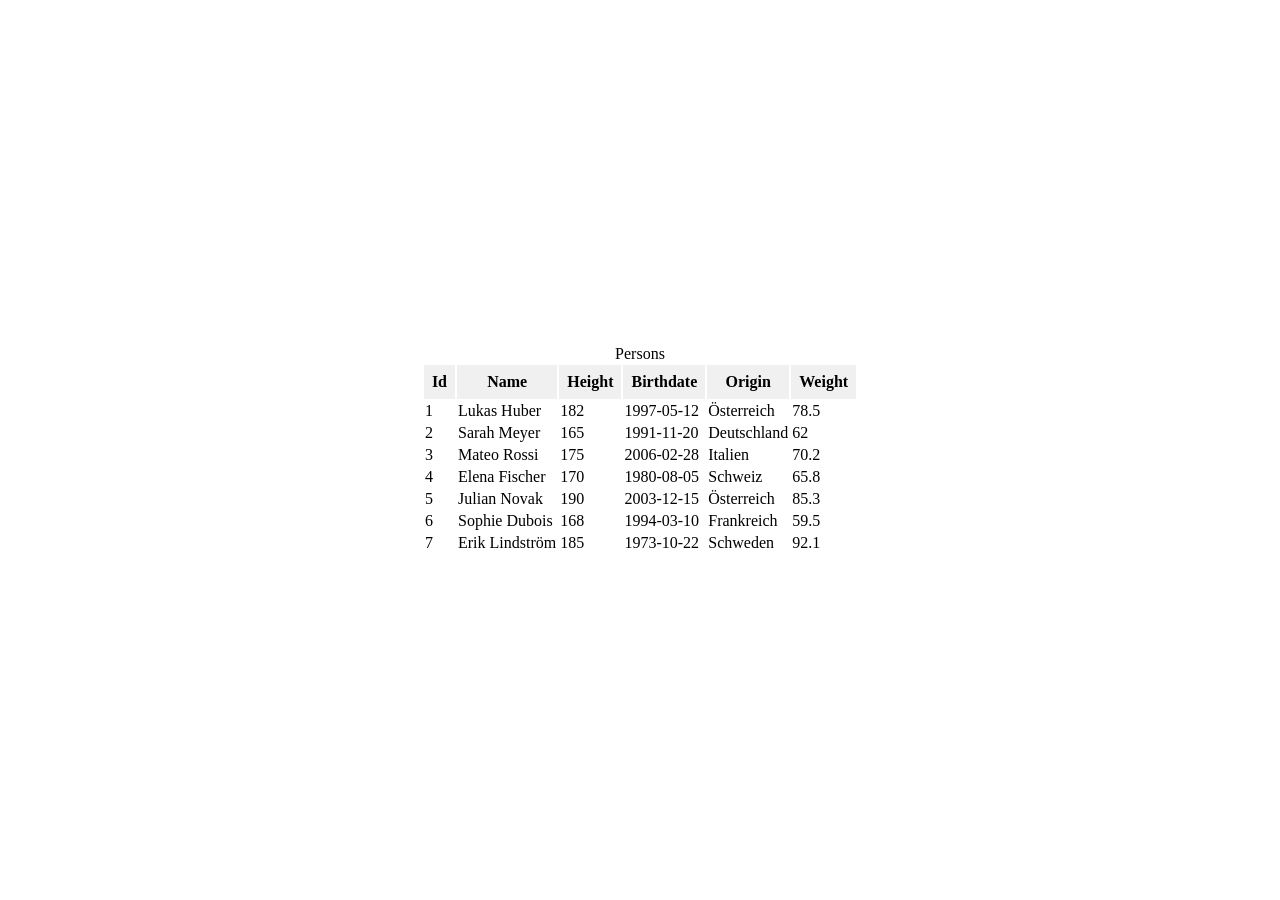
<file: 16.04.2026/index.html>
<!DOCTYPE html>
<html lang="en">
<head>
    <meta charset="UTF-8">
    <meta name="viewport" content="width=device-width, initial-scale=1.0">
    <title>Document</title>
    <link rel="stylesheet" href="style.css">
    <script src="script.js" type="module"></script>
</head>
<body>
    <table>
        <caption>Persons</caption>
        <thead>
            <tr>
                <th id="id">Id</th>
                <th id="name">Name</th>
                <th id="height">Height</th>
                <th id="birthdate">Birthdate</th>
                <th id="origin">Origin</th>
                <th id="weight">Weight</th>
            </tr>
        </thead>
        <tbody id="tbody"></tbody>
    </table>
</body>
</html>
</file>
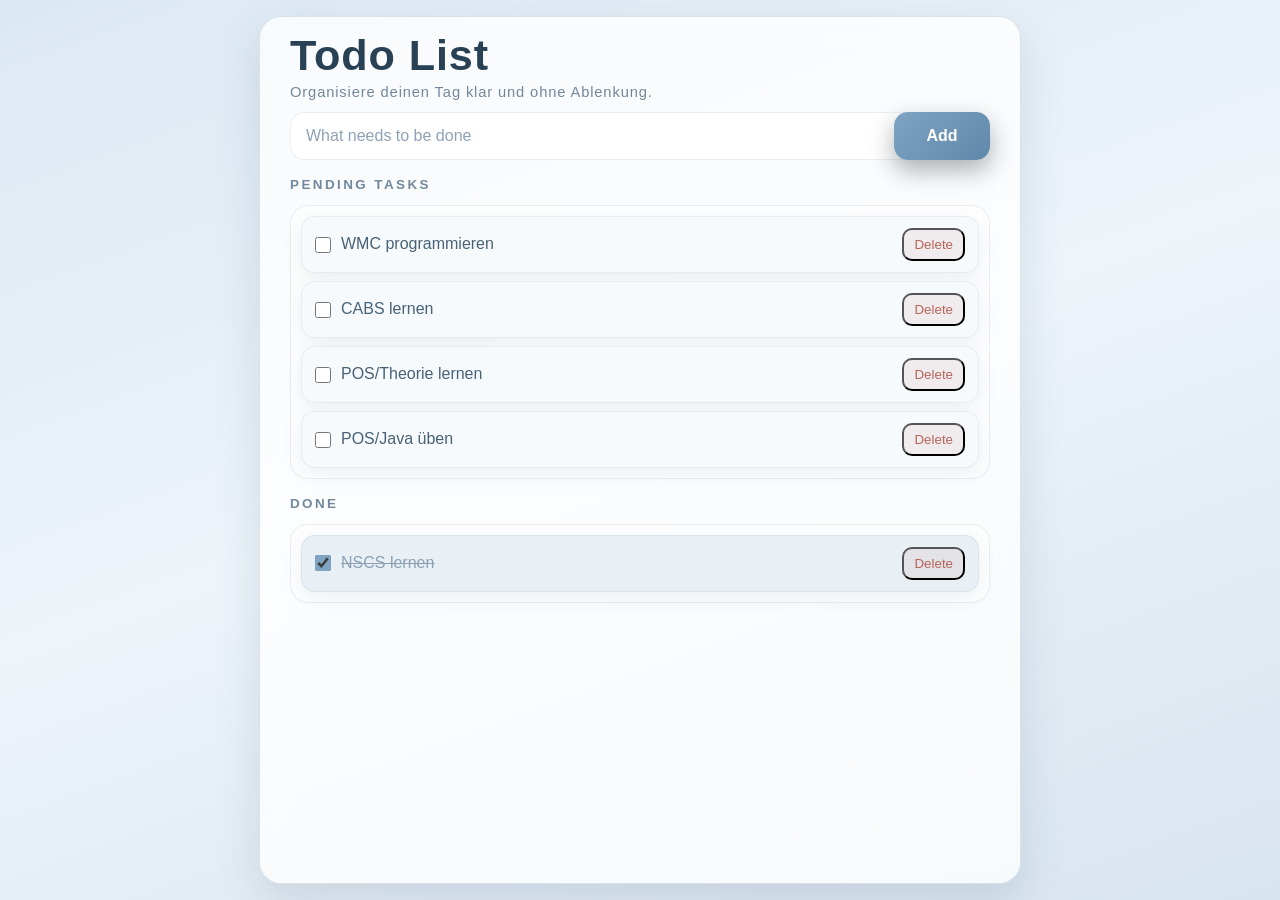
<file: 22.04.2026/index.html>
<!doctype html>
<html class="no-js" lang="">

<head>
  <meta charset="utf-8">
  <meta name="viewport" content="width=device-width, initial-scale=1">

  <title>Todo App</title>

  <link rel="stylesheet" href="style.css">
  <meta name="description" content="">

  <script type="module" defer src="app.js"></script>

</head>

<body>

  <h1>Todo List</h1>

  <input id="todo-input" type="text" placeholder="What needs to be done">
  <button id="todo-add" type="button">Add</button>

  <h2>Pending Tasks</h2>
  <ul id="todo-list">
    <!-- dynamic content goes here -->
  </ul>

  <h2>Done</h2>
  <ul id="todo-list-done">
    <!-- dynamic content goes here -->
  </ul>


</body>

</html>
</file>
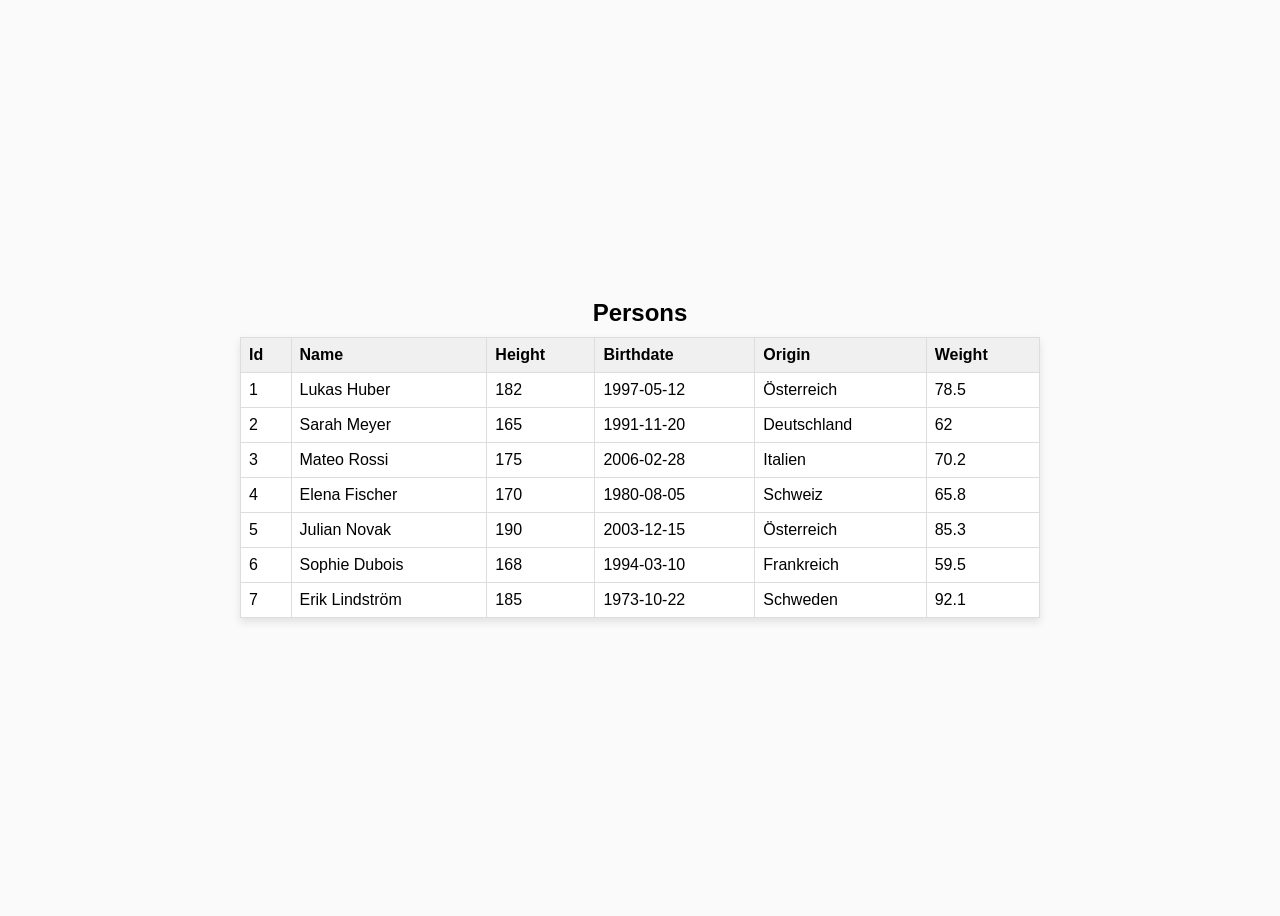
<file: Aufgabe 3 Verbesserung/index.html>
<!DOCTYPE html>
<html lang="en">
<head>
    <meta charset="UTF-8">
    <meta name="viewport" content="width=device-width, initial-scale=1.0">
    <link rel="stylesheet" href="style.css">
    <script src="script.js" type="module"></script>
    <title>Persons</title>
</head>
<body>
    <table>
        <caption>Persons</caption>
        <thead>
            <tr>
                <th>Id</th>
                <th>Name</th>
                <th id="height">Height</th>
                <th>Birthdate</th>
                <th>Origin</th>
                <th>Weight</th>
            </tr>
        </thead>
        <tbody id="tbody">
            </tbody>
    </table>
</body>
</html>
</file>
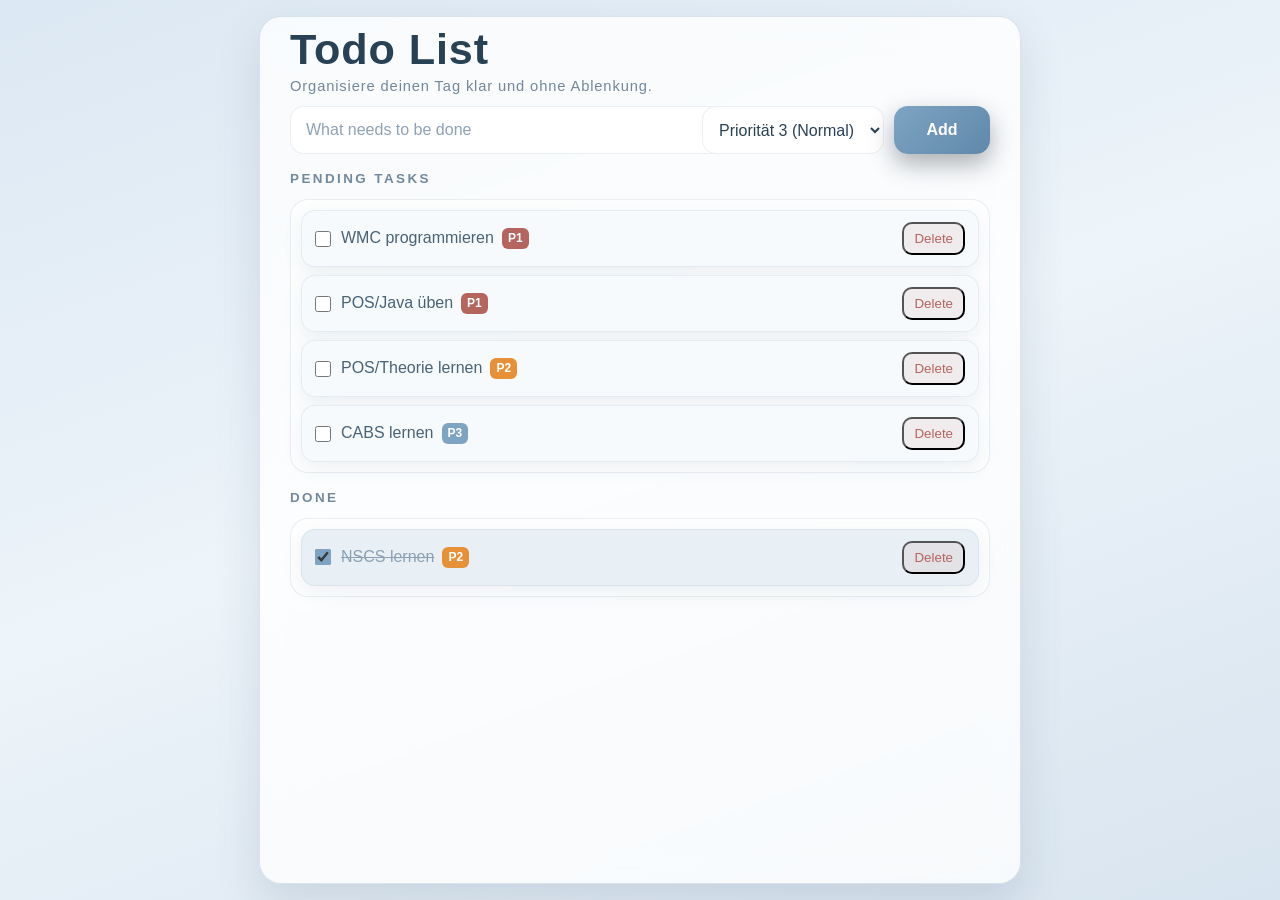
<file: Aufgabe 4 Verbesserung/index.html>
<!doctype html>
<html class="no-js" lang="de">

<head>
  <meta charset="utf-8">
  <meta name="viewport" content="width=device-width, initial-scale=1">

  <title>Todo App</title>

  <link rel="stylesheet" href="style.css">
  <meta name="description" content="">

  <script type="module" defer src="app.js"></script>
</head>

<body>

  <h1>Todo List</h1>

  <input id="todo-input" type="text" placeholder="What needs to be done">
  
  <select id="todo-priority">
    <option value="1">Priorität 1 (Hoch)</option>
    <option value="2">Priorität 2</option>
    <option value="3" selected>Priorität 3 (Normal)</option>
    <option value="4">Priorität 4</option>
    <option value="5">Priorität 5 (Niedrig)</option>
  </select>

  <button id="todo-add" type="button">Add</button>

  <h2>Pending Tasks</h2>
  <ul id="todo-list">
    </ul>

  <h2>Done</h2>
  <ul id="todo-list-done">
    </ul>

</body>

</html>
</file>
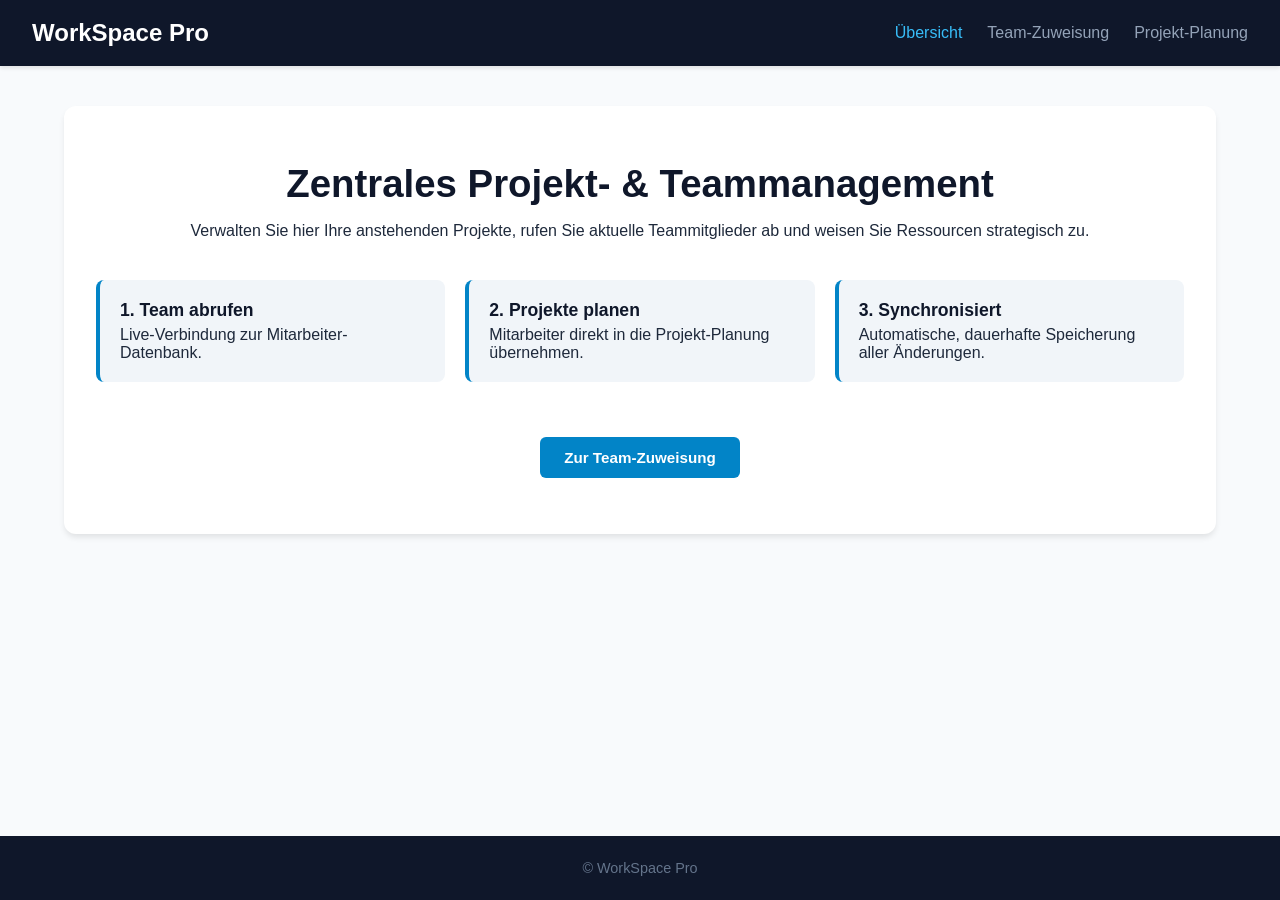
<file: Projektmanagment/index.html>
<!DOCTYPE html>
<html lang="de">
<head>
    <meta charset="UTF-8">
    <meta name="viewport" content="width=device-width, initial-scale=1.0">
    <title>Task & Team Workspace</title>
    <link rel="stylesheet" href="style.css">
</head>
<body>

    <header>
        <nav class="navbar">
            <div class="logo">WorkSpace Pro</div>
            <ul class="nav-links">
                <li><a href="#" id="nav-home" class="active">Übersicht</a></li>
                <li><a href="#" id="nav-dashboard">Team-Zuweisung</a></li>
                <li><a href="#" id="nav-favorites">Projekt-Planung</a></li>
            </ul>
        </nav>
    </header>
    <main id="main-content">

        <section id="page-home" class="page-section">
            <div class="hero">
                <h1>Zentrales Projekt- & Teammanagement</h1>
                <p>Verwalten Sie hier Ihre anstehenden Projekte, rufen Sie aktuelle Teammitglieder ab und weisen Sie Ressourcen strategisch zu.</p>
                <div class="features-preview">
                    <div class="feat-box"><h3>1. Team abrufen</h3><p>Live-Verbindung zur Mitarbeiter-Datenbank.</p></div>
                    <div class="feat-box"><h3>2. Projekte planen</h3><p>Mitarbeiter direkt in die Projekt-Planung übernehmen.</p></div>
                    <div class="feat-box"><h3>3. Synchronisiert</h3><p>Automatische, dauerhafte Speicherung aller Änderungen.</p></div>
                </div>
                <button id="btn-start">Zur Team-Zuweisung</button>
            </div>
        </section>
        <section id="page-dashboard" class="page-section hidden">
            <h2>Verfügbare Teammitglieder</h2>
            <button id="btn-load-data">Mitarbeiterliste laden</button>

            <div id="data-container" class="grid-container">
                </div>
        </section>
        <section id="page-favorites" class="page-section hidden">
            <h2>Aktive Projektzuweisungen</h2>
            <ul id="favorites-list">
                </ul>
        </section>
        </main>
    <footer>
        <p>&copy; WorkSpace Pro</p>
    </footer>
    <script src="script.js"></script>
</body>
</html>
</file>
<file: 16.04.2026/style.css>
body {
    display: grid;
    place-items: center;
    min-height: 100vh;
    margin: 0;
}

table > thead > tr > th {
    padding: 0.5em;
    background-color: #f0f0f0;
    cursor: pointer;
}
</file>
<file: 22.04.2026/style.css>
/*! HTML5 Boilerplate v9.0.0-RC1 | MIT License | https://html5boilerplate.com/ */

/* main.css 3.0.0 | MIT License | https://github.com/h5bp/main.css#readme */
/*
 * What follows is the result of much research on cross-browser styling.
 * Credit left inline and big thanks to Nicolas Gallagher, Jonathan Neal,
 * Kroc Camen, and the H5BP dev community and team.
 */

/* ==========================================================================
   Base styles: opinionated defaults
   ========================================================================== */

html {
  color: #5e5c5c;
  font-size: 1em;
  line-height: 1.4;
}


/*
 * Remove text-shadow in selection highlight:
 * https://twitter.com/miketaylr/status/12228805301
 *
 * Customize the background color to match your design.
 */

::-moz-selection {
  background: #b3d4fc;
  text-shadow: none;
}

::selection {
  background: #b3d4fc;
  text-shadow: none;
}

/*
 * A better looking default horizontal rule
 */

hr {
  display: block;
  height: 1px;
  border: 0;
  border-top: 1px solid #ccc;
  margin: 1em 0;
  padding: 0;
}

/*
 * Remove the gap between audio, canvas, iframes,
 * images, videos and the bottom of their containers:
 * https://github.com/h5bp/html5-boilerplate/issues/440
 */

audio,
canvas,
iframe,
img,
svg,
video {
  vertical-align: middle;
}

/*
 * Remove default fieldset styles.
 */

fieldset {
  border: 0;
  margin: 0;
  padding: 0;
}

/*
 * Allow only vertical resizing of textareas.
 */

textarea {
  resize: vertical;
}

/* ==========================================================================
   Author's custom styles
   ========================================================================== */

:root {
  --page-bg: linear-gradient(160deg, #dce8f3 0%, #edf4fa 48%, #d8e4ef 100%);
  --panel-bg: rgba(255, 255, 255, 0.78);
  --panel-border: rgba(110, 138, 166, 0.22);
  --headline: #294155;
  --text: #496276;
  --muted: #73889d;
  --accent: #7fa4c3;
  --accent-dark: #5f88aa;
  --surface: #dbe8f2;
  --surface-strong: #f6fafd;
  --done-bg: #e8f0f6;
  --danger: #b5655d;
  --shadow: 0 18px 44px rgba(68, 93, 118, 0.16);
}

html {
  min-height: 100%;
  background: var(--page-bg);
}

body {
  max-width: 700px;
  margin: 0 auto;
  padding: 28px 18px 34px;
  display: grid;
  grid-template-columns: minmax(0, 1fr) auto;
  gap: 10px 10px;
  color: var(--text);
  font-family: "Avenir Next", "Trebuchet MS", "Segoe UI", sans-serif;
  position: relative;
  align-content: start;
}

body::before {
  content: "";
  position: fixed;
  inset: 16px;
  max-width: 760px;
  margin: auto;
  border-radius: 22px;
  background: var(--panel-bg);
  border: 1px solid var(--panel-border);
  box-shadow: var(--shadow);
  backdrop-filter: blur(14px);
  z-index: -1;
}

body>h1,
body>h2,
body>ul {
  grid-column: 1 / -1;
}

h1,
h2 {
  margin: 0;
  color: var(--headline);
  letter-spacing: 0.02em;
}

h1 {
  font-size: clamp(1.9rem, 4vw, 2.7rem);
  line-height: 1;
  margin-bottom: 2px;
}

h1::after {
  content: "Organisiere deinen Tag klar und ohne Ablenkung.";
  display: block;
  margin-top: 8px;
  font-size: 0.92rem;
  font-weight: 500;
  color: var(--muted);
}

h2 {
  margin-top: 6px;
  font-size: 0.84rem;
  text-transform: uppercase;
  letter-spacing: 0.18em;
  color: var(--muted);
}

#todo-input {
  width: 100%;
  min-width: 0;
  padding: 12px 15px;
  border: 1px solid rgba(143, 167, 189, 0.18);
  border-radius: 14px;
  background: rgba(255, 255, 255, 0.94);
  color: var(--headline);
  font: inherit;
  box-shadow: inset 0 1px 0 rgba(255, 255, 255, 0.75);
  transition: border-color 160ms ease, box-shadow 160ms ease, transform 160ms ease;
}

#todo-input::placeholder {
  color: #8ea2b5;
}

#todo-input:focus {
  outline: none;
  border-color: rgba(111, 144, 173, 0.75);
  box-shadow: 0 0 0 4px rgba(111, 144, 173, 0.16);
}

button {
  border: 0;
  border-radius: 14px;
  padding: 12px 16px;
  font: inherit;
  font-weight: 700;
  cursor: pointer;
  transition: transform 160ms ease, box-shadow 160ms ease, background-color 160ms ease;
}

button:hover {
  transform: translateY(-1px);
}

button:active {
  transform: translateY(0);
}

#todo-add {
  min-width: 96px;
  color: #fff;
  background: linear-gradient(135deg, var(--accent) 0%, var(--accent-dark) 100%);
  box-shadow: 0 10px 24px rgba(17, 24, 32, 0.34);
}

ul {
  list-style: none;
  margin: 0;
  padding: 10px;
  border-radius: 18px;
  background: rgba(255, 255, 255, 0.62);
  border: 1px solid rgba(110, 138, 166, 0.14);
  display: grid;
  gap: 8px;
}

#todo-list:empty::before,
#todo-list-done:empty::before {
  display: block;
  padding: 14px;
  border: 1px dashed rgba(143, 167, 189, 0.24);
  border-radius: 14px;
  color: var(--muted);
  text-align: center;
}

#todo-list:empty::before {
  content: "Keine offenen Aufgaben.";
}

#todo-list-done:empty::before {
  content: "Noch nichts erledigt.";
}

.todo-item {
  display: grid;
  grid-template-columns: auto minmax(0, 1fr) auto;
  align-items: center;
  gap: 10px;
  padding: 11px 13px;
  border-radius: 14px;
  background: var(--surface-strong);
  border: 1px solid rgba(110, 138, 166, 0.12);
  box-shadow: 0 6px 18px rgba(88, 114, 140, 0.1);
}

.todo-item.is-complete {
  background: var(--done-bg);
}

.todo-toggle {
  width: 16px;
  height: 16px;
  margin: 0;
  accent-color: var(--accent);
  cursor: pointer;
}

.todo-text {
  min-width: 0;
  overflow-wrap: anywhere;
  font-size: 1rem;
}

.todo-item.is-complete .todo-text {
  color: #8ba0b2;
  text-decoration: line-through;
}

.todo-delete {
  padding: 7px 10px;
  border-radius: 10px;
  background: rgba(181, 101, 93, 0.1);
  color: var(--danger);
  box-shadow: none;
}

.todo-delete:hover {
  background: rgba(181, 101, 93, 0.16);
}

/* ==========================================================================
   Helper classes
   ========================================================================== */

/*
 * Hide visually and from screen readers
 */

.hidden,
[hidden] {
  display: none !important;
}

/*
 * Hide only visually, but have it available for screen readers:
 * https://snook.ca/archives/html_and_css/hiding-content-for-accessibility
 *
 * 1. For long content, line feeds are not interpreted as spaces and small width
 *    causes content to wrap 1 word per line:
 *    https://medium.com/@jessebeach/beware-smushed-off-screen-accessible-text-5952a4c2cbfe
 */

.visually-hidden {
  border: 0;
  clip: rect(0, 0, 0, 0);
  height: 1px;
  margin: -1px;
  overflow: hidden;
  padding: 0;
  position: absolute;
  white-space: nowrap;
  width: 1px;
  /* 1 */
}

/*
 * Extends the .visually-hidden class to allow the element
 * to be focusable when navigated to via the keyboard:
 * https://www.drupal.org/node/897638
 */

.visually-hidden.focusable:active,
.visually-hidden.focusable:focus {
  clip: auto;
  height: auto;
  margin: 0;
  overflow: visible;
  position: static;
  white-space: inherit;
  width: auto;
}

/*
 * Hide visually and from screen readers, but maintain layout
 */

.invisible {
  visibility: hidden;
}

/*
 * Clearfix: contain floats
 *
 * The use of `table` rather than `block` is only necessary if using
 * `::before` to contain the top-margins of child elements.
 */

.clearfix::before,
.clearfix::after {
  content: "";
  display: table;
}

.clearfix::after {
  clear: both;
}

/* ==========================================================================
   EXAMPLE Media Queries for Responsive Design.
   These examples override the primary ('mobile first') styles.
   Modify as content requires.
   ========================================================================== */

@media only screen and (min-width: 35em) {
  body {
    padding-top: 34px;
  }
}

@media only screen and (max-width: 40em) {
  body {
    grid-template-columns: 1fr;
    padding: 18px 12px 22px;
  }

  body::before {
    inset: 8px;
    border-radius: 18px;
  }

  #todo-add {
    width: 100%;
  }

  .todo-item {
    grid-template-columns: auto 1fr;
  }

  .todo-delete {
    grid-column: 1 / -1;
    width: 100%;
  }
}

@media print,
(-webkit-min-device-pixel-ratio: 1.25),
(min-resolution: 1.25dppx),
(min-resolution: 120dpi) {
  /* Style adjustments for high resolution devices */
}

/* ==========================================================================
   Print styles.
   Inlined to avoid the additional HTTP request:
   https://www.phpied.com/delay-loading-your-print-css/
   ========================================================================== */

@media print {

  *,
  *::before,
  *::after {
    background: #fff !important;
    color: #000 !important;
    /* Black prints faster */
    box-shadow: none !important;
    text-shadow: none !important;
  }

  a,
  a:visited {
    text-decoration: underline;
  }

  a[href]::after {
    content: " (" attr(href) ")";
  }

  abbr[title]::after {
    content: " (" attr(title) ")";
  }

  /*
   * Don't show links that are fragment identifiers,
   * or use the `javascript:` pseudo protocol
   */
  a[href^="#"]::after,
  a[href^="javascript:"]::after {
    content: "";
  }

  pre {
    white-space: pre-wrap !important;
  }

  pre,
  blockquote {
    border: 1px solid #999;
    page-break-inside: avoid;
  }

  tr,
  img {
    page-break-inside: avoid;
  }

  p,
  h2,
  h3 {
    orphans: 3;
    widows: 3;
  }

  h2,
  h3 {
    page-break-after: avoid;
  }
}
</file>
<file: Aufgabe 3 Verbesserung/style.css>
body {
    display: flex;
    justify-content: center;
    align-items: center;
    min-height: 100vh;
    font-family: sans-serif;
    background-color: #fafafa;
}

table {
    border-collapse: collapse;
    width: 80%;
    max-width: 800px;
    box-shadow: 0 4px 8px rgba(0,0,0,0.1);
    background-color: white;
}

caption {
    font-size: 1.5rem;
    font-weight: bold;
    margin-bottom: 10px;
}

table, th, td {
    border: 1px solid #ddd;
}

th, td {
    padding: 0.5em;
    text-align: left;
}

thead tr th {
    background-color: #f0f0f0;
}

/* Macht die Tabellenüberschrift für die Größe als klickbar erkennbar */
#height {
    cursor: pointer;
    user-select: none;
}

#height:hover {
    background-color: #e0e0e0;
}
</file>
<file: Aufgabe 4 Verbesserung/style.css>
/*! HTML5 Boilerplate v9.0.0-RC1 | MIT License | https://html5boilerplate.com/ */

html {
  color: #5e5c5c;
  font-size: 1em;
  line-height: 1.4;
}

::-moz-selection {
  background: #b3d4fc;
  text-shadow: none;
}

::selection {
  background: #b3d4fc;
  text-shadow: none;
}

hr {
  display: block;
  height: 1px;
  border: 0;
  border-top: 1px solid #ccc;
  margin: 1em 0;
  padding: 0;
}

audio,
canvas,
iframe,
img,
svg,
video {
  vertical-align: middle;
}

fieldset {
  border: 0;
  margin: 0;
  padding: 0;
}

textarea {
  resize: vertical;
}

:root {
  --page-bg: linear-gradient(160deg, #dce8f3 0%, #edf4fa 48%, #d8e4ef 100%);
  --panel-bg: rgba(255, 255, 255, 0.78);
  --panel-border: rgba(110, 138, 166, 0.22);
  --headline: #294155;
  --text: #496276;
  --muted: #73889d;
  --accent: #7fa4c3;
  --accent-dark: #5f88aa;
  --surface: #dbe8f2;
  --surface-strong: #f6fafd;
  --done-bg: #e8f0f6;
  --danger: #b5655d;
  --shadow: 0 18px 44px rgba(68, 93, 118, 0.16);
}

html {
  min-height: 100%;
  background: var(--page-bg);
}

body {
  max-width: 700px;
  margin: 0 auto;
  padding: 28px 18px 34px;
  display: grid;
  grid-template-columns: minmax(0, 1fr) auto auto;
  gap: 10px 10px;
  color: var(--text);
  font-family: "Avenir Next", "Trebuchet MS", "Segoe UI", sans-serif;
  position: relative;
  align-content: start;
}

body::before {
  content: "";
  position: fixed;
  inset: 16px;
  max-width: 760px;
  margin: auto;
  border-radius: 22px;
  background: var(--panel-bg);
  border: 1px solid var(--panel-border);
  box-shadow: var(--shadow);
  backdrop-filter: blur(14px);
  z-index: -1;
}

body>h1,
body>h2,
body>ul {
  grid-column: 1 / -1;
}

h1,
h2 {
  margin: 0;
  color: var(--headline);
  letter-spacing: 0.02em;
}

h1 {
  font-size: clamp(1.9rem, 4vw, 2.7rem);
  line-height: 1;
  margin-bottom: 2px;
}

h1::after {
  content: "Organisiere deinen Tag klar und ohne Ablenkung.";
  display: block;
  margin-top: 8px;
  font-size: 0.92rem;
  font-weight: 500;
  color: var(--muted);
}

h2 {
  margin-top: 6px;
  font-size: 0.84rem;
  text-transform: uppercase;
  letter-spacing: 0.18em;
  color: var(--muted);
}

#todo-input {
  width: 100%;
  min-width: 0;
  padding: 12px 15px;
  border: 1px solid rgba(143, 167, 189, 0.18);
  border-radius: 14px;
  background: rgba(255, 255, 255, 0.94);
  color: var(--headline);
  font: inherit;
  box-shadow: inset 0 1px 0 rgba(255, 255, 255, 0.75);
  transition: border-color 160ms ease, box-shadow 160ms ease, transform 160ms ease;
}

#todo-input::placeholder {
  color: #8ea2b5;
}

#todo-input:focus {
  outline: none;
  border-color: rgba(111, 144, 173, 0.75);
  box-shadow: 0 0 0 4px rgba(111, 144, 173, 0.16);
}

button {
  border: 0;
  border-radius: 14px;
  padding: 12px 16px;
  font: inherit;
  font-weight: 700;
  cursor: pointer;
  transition: transform 160ms ease, box-shadow 160ms ease, background-color 160ms ease;
}

button:hover {
  transform: translateY(-1px);
}

button:active {
  transform: translateY(0);
}

#todo-add {
  min-width: 96px;
  color: #fff;
  background: linear-gradient(135deg, var(--accent) 0%, var(--accent-dark) 100%);
  box-shadow: 0 10px 24px rgba(17, 24, 32, 0.34);
}

ul {
  list-style: none;
  margin: 0;
  padding: 10px;
  border-radius: 18px;
  background: rgba(255, 255, 255, 0.62);
  border: 1px solid rgba(110, 138, 166, 0.14);
  display: grid;
  gap: 8px;
}

#todo-list:empty::before,
#todo-list-done:empty::before {
  display: block;
  padding: 14px;
  border: 1px dashed rgba(143, 167, 189, 0.24);
  border-radius: 14px;
  color: var(--muted);
  text-align: center;
}

#todo-list:empty::before {
  content: "Keine offenen Aufgaben.";
}

#todo-list-done:empty::before {
  content: "Noch nichts erledigt.";
}

.todo-item {
  display: grid;
  grid-template-columns: auto minmax(0, 1fr) auto;
  align-items: center;
  gap: 10px;
  padding: 11px 13px;
  border-radius: 14px;
  background: var(--surface-strong);
  border: 1px solid rgba(110, 138, 166, 0.12);
  box-shadow: 0 6px 18px rgba(88, 114, 140, 0.1);
}

.todo-item.is-complete {
  background: var(--done-bg);
}

.todo-toggle {
  width: 16px;
  height: 16px;
  margin: 0;
  accent-color: var(--accent);
  cursor: pointer;
}

.todo-text {
  min-width: 0;
  overflow-wrap: anywhere;
  font-size: 1rem;
}

.todo-item.is-complete .todo-text {
  color: #8ba0b2;
  text-decoration: line-through;
}

.todo-delete {
  padding: 7px 10px;
  border-radius: 10px;
  background: rgba(181, 101, 93, 0.1);
  color: var(--danger);
  box-shadow: none;
}

.todo-delete:hover {
  background: rgba(181, 101, 93, 0.16);
}

/* ==========================================================================
   NEUE PRIORITÄTEN-STYLES
   ========================================================================== */

#todo-priority {
  padding: 12px;
  border: 1px solid rgba(143, 167, 189, 0.18);
  border-radius: 14px;
  background: rgba(255, 255, 255, 0.94);
  color: var(--headline);
  font: inherit;
  cursor: pointer;
}

.priority-badge {
  font-size: 0.75rem;
  font-weight: bold;
  padding: 2px 6px;
  border-radius: 6px;
  margin-left: 8px;
  color: white;
  display: inline-block;
}

.prio-1 { background-color: #b5655d; } /* Rot (Wichtig) */
.prio-2 { background-color: #e69138; } /* Orange */
.prio-3 { background-color: #7fa4c3; } /* Blau (Standard) */
.prio-4 { background-color: #a4c2f4; } /* Hellblau */
.prio-5 { background-color: #b6d7a8; } /* Grün (Niedrig) */

@media only screen and (max-width: 40em) {
  body {
    grid-template-columns: 1fr;
    padding: 18px 12px 22px;
  }
  #todo-priority {
    width: 100%;
  }
  #todo-add {
    width: 100%;
  }
}
</file>
<file: Projektmanagment/style.css>
/* Anfang von Basis-Styles */
* {
    margin: 0;
    padding: 0;
    box-sizing: border-box;
    font-family: 'Segoe UI', Arial, sans-serif;
}

body {
    background-color: #f8fafc;
    color: #1e293b;
    display: flex;
    flex-direction: column;
    min-height: 100vh;
}
/* Ende von Basis-Styles */

/* Anfang von Navigation */
header {
    background-color: #0f172a;
    color: #ffffff;
    padding: 1.2rem 2rem;
    box-shadow: 0 2px 4px rgba(0,0,0,0.1);
}

.navbar {
    display: flex;
    justify-content: space-between;
    align-items: center;
}

.logo {
    font-size: 1.5rem;
    font-weight: 700;
}

.nav-links {
    display: flex;
    list-style: none;
}

.nav-links li {
    margin-left: 25px;
}

.nav-links a {
    color: #94a3b8;
    text-decoration: none;
    font-weight: 500;
    transition: color 0.2s ease;
}

.nav-links a:hover, .nav-links a.active {
    color: #38bdf8;
}
/* Ende von Navigation */

/* Anfang von Hauptinhalt & Layout */
main {
    flex: 1;
    padding: 2.5rem 1.5rem;
    max-width: 1200px;
    width: 100%;
    margin: 0 auto;
}

.page-section {
    animation: fadeIn 0.4s ease-out;
}

.hidden {
    display: none !important;
}

@keyframes fadeIn {
    from { opacity: 0; transform: translateY(8px); }
    to { opacity: 1; transform: translateY(0); }
}
/* Ende von Hauptinhalt & Layout */

/* Anfang von UI-Komponenten (Business Design) */
.hero {
    text-align: center;
    padding: 3.5rem 2rem;
    background: #ffffff;
    border-radius: 12px;
    box-shadow: 0 4px 6px -1px rgba(0, 0, 0, 0.1);
}

.hero h1 {
    margin-bottom: 1rem;
    font-size: 2.4rem;
    color: #0f172a;
}

.features-preview {
    display: grid;
    grid-template-columns: repeat(auto-fit, minmax(220px, 1fr));
    gap: 20px;
    margin: 2.5rem 0;
}

.feat-box {
    background: #f1f5f9;
    padding: 20px;
    border-radius: 8px;
    text-align: left;
    border-left: 4px solid #0284c7;
}

.feat-box h3 {
    font-size: 1.1rem;
    margin-bottom: 5px;
    color: #0f172a;
}

button {
    background-color: #0284c7;
    color: white;
    border: none;
    padding: 12px 24px;
    font-size: 0.95rem;
    border-radius: 6px;
    cursor: pointer;
    margin-top: 15px;
    font-weight: 600;
    transition: background-color 0.2s;
}

button:hover {
    background-color: #0369a1;
}

.grid-container {
    display: grid;
    grid-template-columns: repeat(auto-fill, minmax(280px, 1fr));
    gap: 25px;
    margin-top: 25px;
}

.card {
    background: #ffffff;
    padding: 20px;
    border-radius: 8px;
    box-shadow: 0 4px 6px -1px rgba(0, 0, 0, 0.05);
    display: flex;
    flex-direction: column;
    justify-content: space-between;
    border: 1px solid #e2e8f0;
}

.card h3 {
    margin-bottom: 10px;
    color: #0f172a;
}
/* Ende von UI-Komponenten */

/* Anfang von Footer */
footer {
    background-color: #0f172a;
    color: #64748b;
    text-align: center;
    padding: 1.5rem;
    font-size: 0.9rem;
    margin-top: auto;
}
/* Ende von Footer */
</file>
